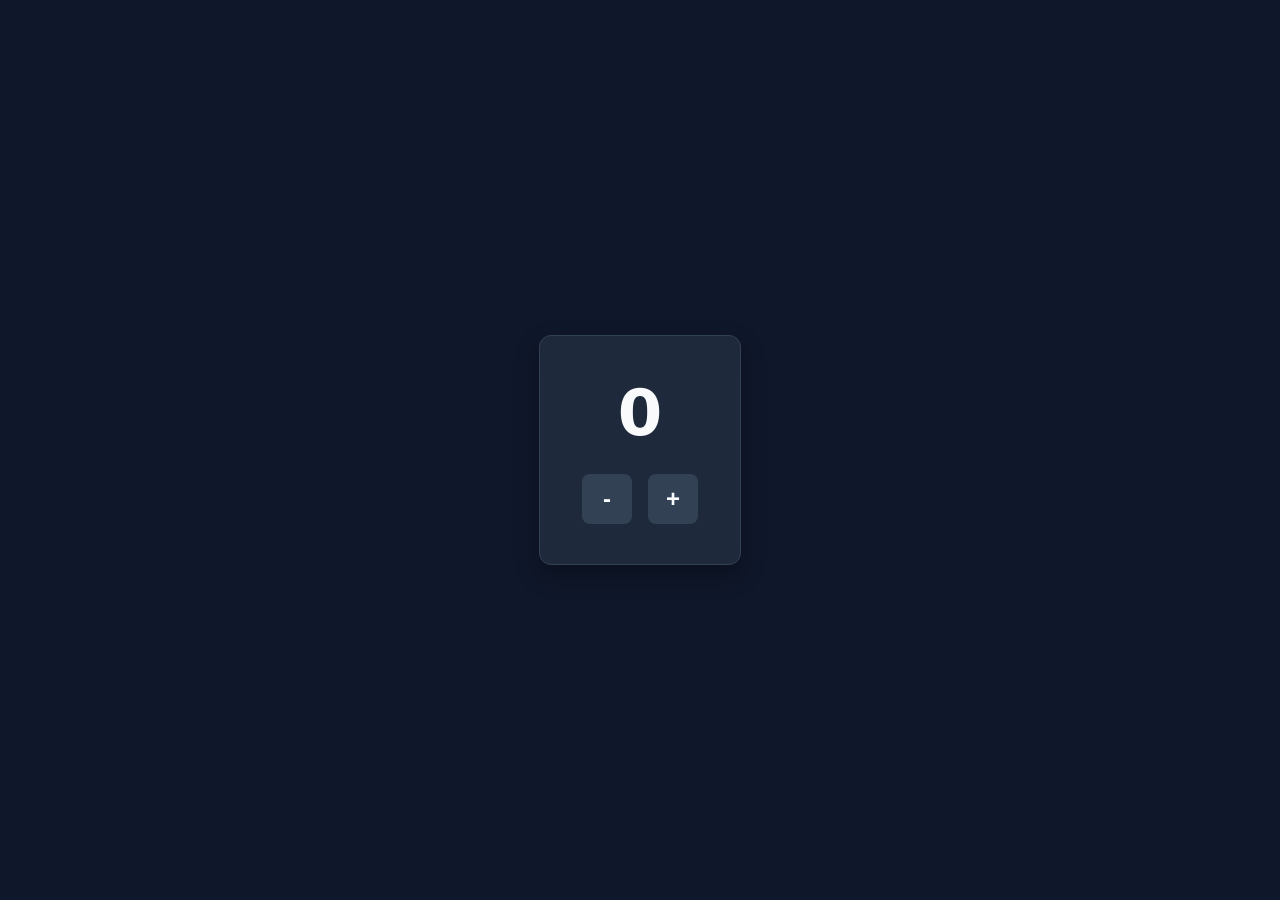
<file: interactive counter/index.html>
<!DOCTYPE html>
<html lang="en">
<head>
  <meta charset="UTF-8" />
  <meta name="viewport" content="width=device-width, initial-scale=1.0" />
  <title>Interactive Counter</title>
  <link rel="stylesheet" href="style.css">
  <style>
   
  </style>
</head>
<body>

  <main class="counter-card">
    <span id="counter" class="counter-value">0</span>
    <div class="controls">
      <button id="decrement-btn" class="btn" aria-label="Decrease counter">-</button>
      <button id="increment-btn" class="btn" aria-label="Increase counter">+</button>
    </div>
  </main>

  <script src="script.js"></script>
</body>
</html>
</file>
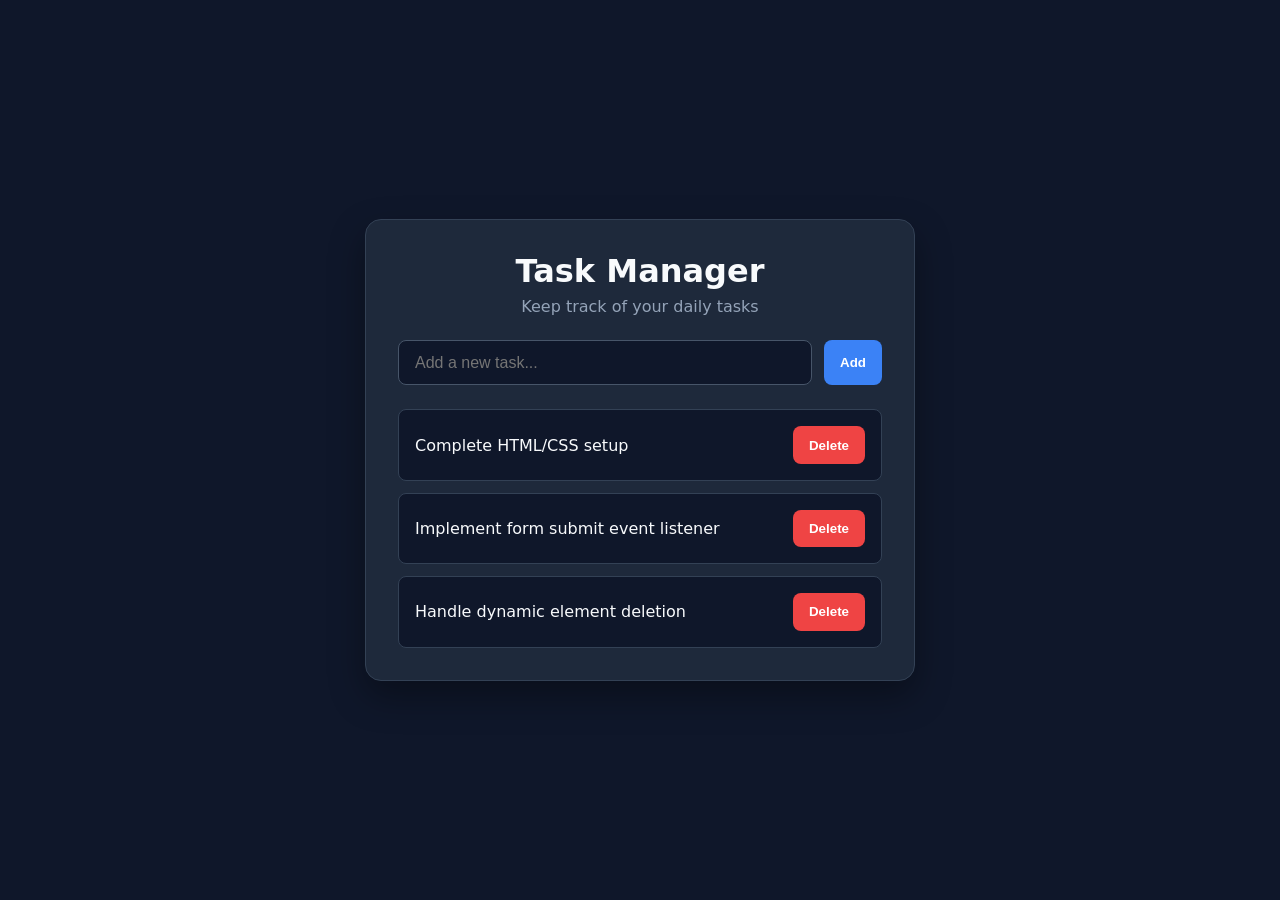
<file: interactive task manager/index.html>
<!DOCTYPE html>
<html lang="en">

<head>
    <meta charset="UTF-8" />
    <meta name="viewport" content="width=device-width, initial-scale=1.0" />
    <title>Interactive To-Do List</title>
    <link rel="stylesheet" href="style.css" />
</head>

<body>

    <main class="todo-card">
        <header class="todo-header">
            <h1>Task Manager</h1>
            <p>Keep track of your daily tasks</p>
        </header>

        <!-- Task Creation Form -->
        <form id="todo-form" class="todo-form">
            <input type="text" id="todo-input" placeholder="Add a new task..." aria-label="New task input" required />
            <button type="submit" class="btn btn-primary">Add</button>
        </form>

        <!-- Task List Container -->
        <ul id="todo-list" class="todo-list">
            <!-- Sample Data Items -->
            <li class="todo-item">
                <span class="todo-text">Complete HTML/CSS setup</span>
                <button class="btn btn-delete" type="button" aria-label="Delete task">Delete</button>
            </li>
            <li class="todo-item">
                <span class="todo-text">Implement form submit event listener</span>
                <button class="btn btn-delete" type="button" aria-label="Delete task">Delete</button>
            </li>
            <li class="todo-item">
                <span class="todo-text">Handle dynamic element deletion</span>
                <button class="btn btn-delete" type="button" aria-label="Delete task">Delete</button>
            </li>
        </ul>
    </main>

    <script src="script.js"></script>
</body>

</html>
</file>
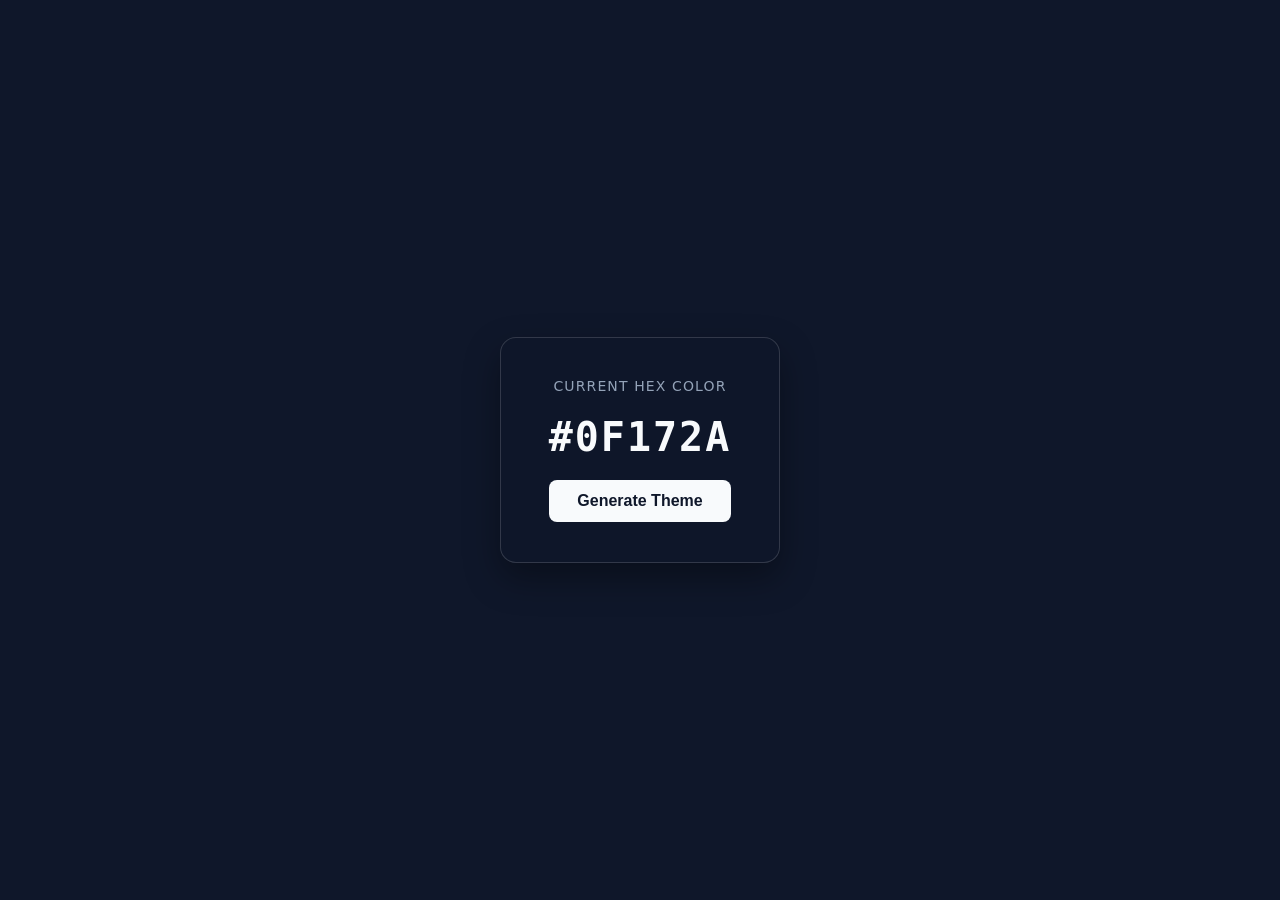
<file: interactive theme changer/index.html>
<!DOCTYPE html>
<html lang="en">
<head>
  <meta charset="UTF-8" />
  <meta name="viewport" content="width=device-width, initial-scale=1.0" />
  <title>Dynamic Color Palette Generator</title>
  <link rel="stylesheet" href="style.css" />
</head>
<body>

  <main class="color-card">
    <p class="label">Current Hex Color</p>
    <h2 id="hex-display" class="hex-value">#0F172A</h2>
    <button id="generate-btn" class="btn" type="button">Generate Theme</button>
  </main>

  <script src="script.js"></script>
</body>
</html>
</file>
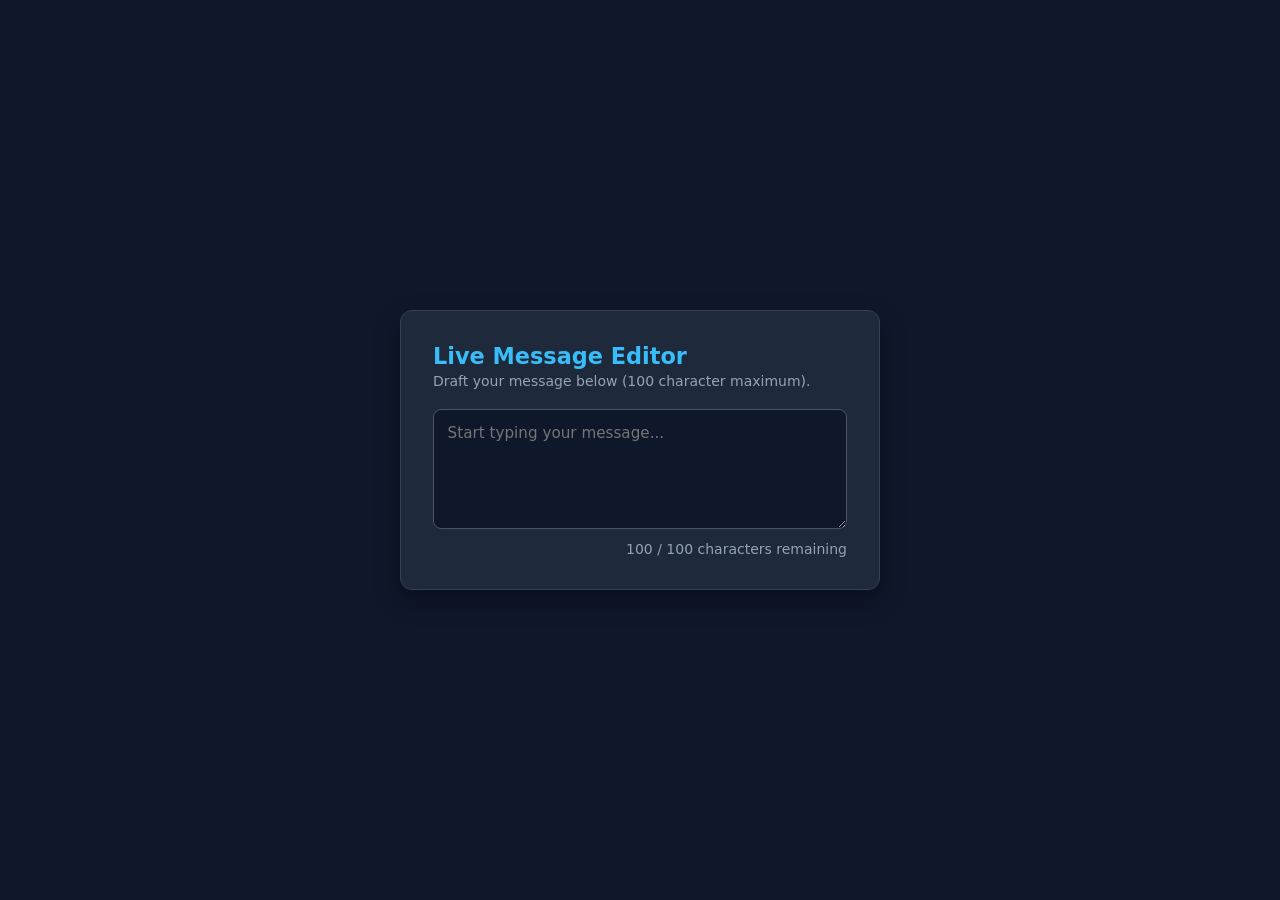
<file: live message editor/index.html>
<!DOCTYPE html>
<html lang="en">
<head>
  <meta charset="UTF-8" />
  <meta name="viewport" content="width=device-width, initial-scale=1.0" />
  <title>Character Counter & Warning</title>
  <link rel="stylesheet" href="style.css" />
</head>
<body>

  <main class="counter-card">
    <header class="card-header">
      <h2>Live Message Editor</h2>
      <p>Draft your message below (100 character maximum).</p>
    </header>

    <div class="input-group">
      <textarea
        id="text-input"
        class="text-input"
        maxlength="100"
        placeholder="Start typing your message..."
        aria-describedby="char-counter"
      ></textarea>
      
      <div id="char-counter" class="char-counter" aria-live="polite">
        <span id="remaining-count">100</span> / 100 characters remaining
      </div>
    </div>
  </main>

  <script src="script.js"></script>
</body>
</html>
</file>
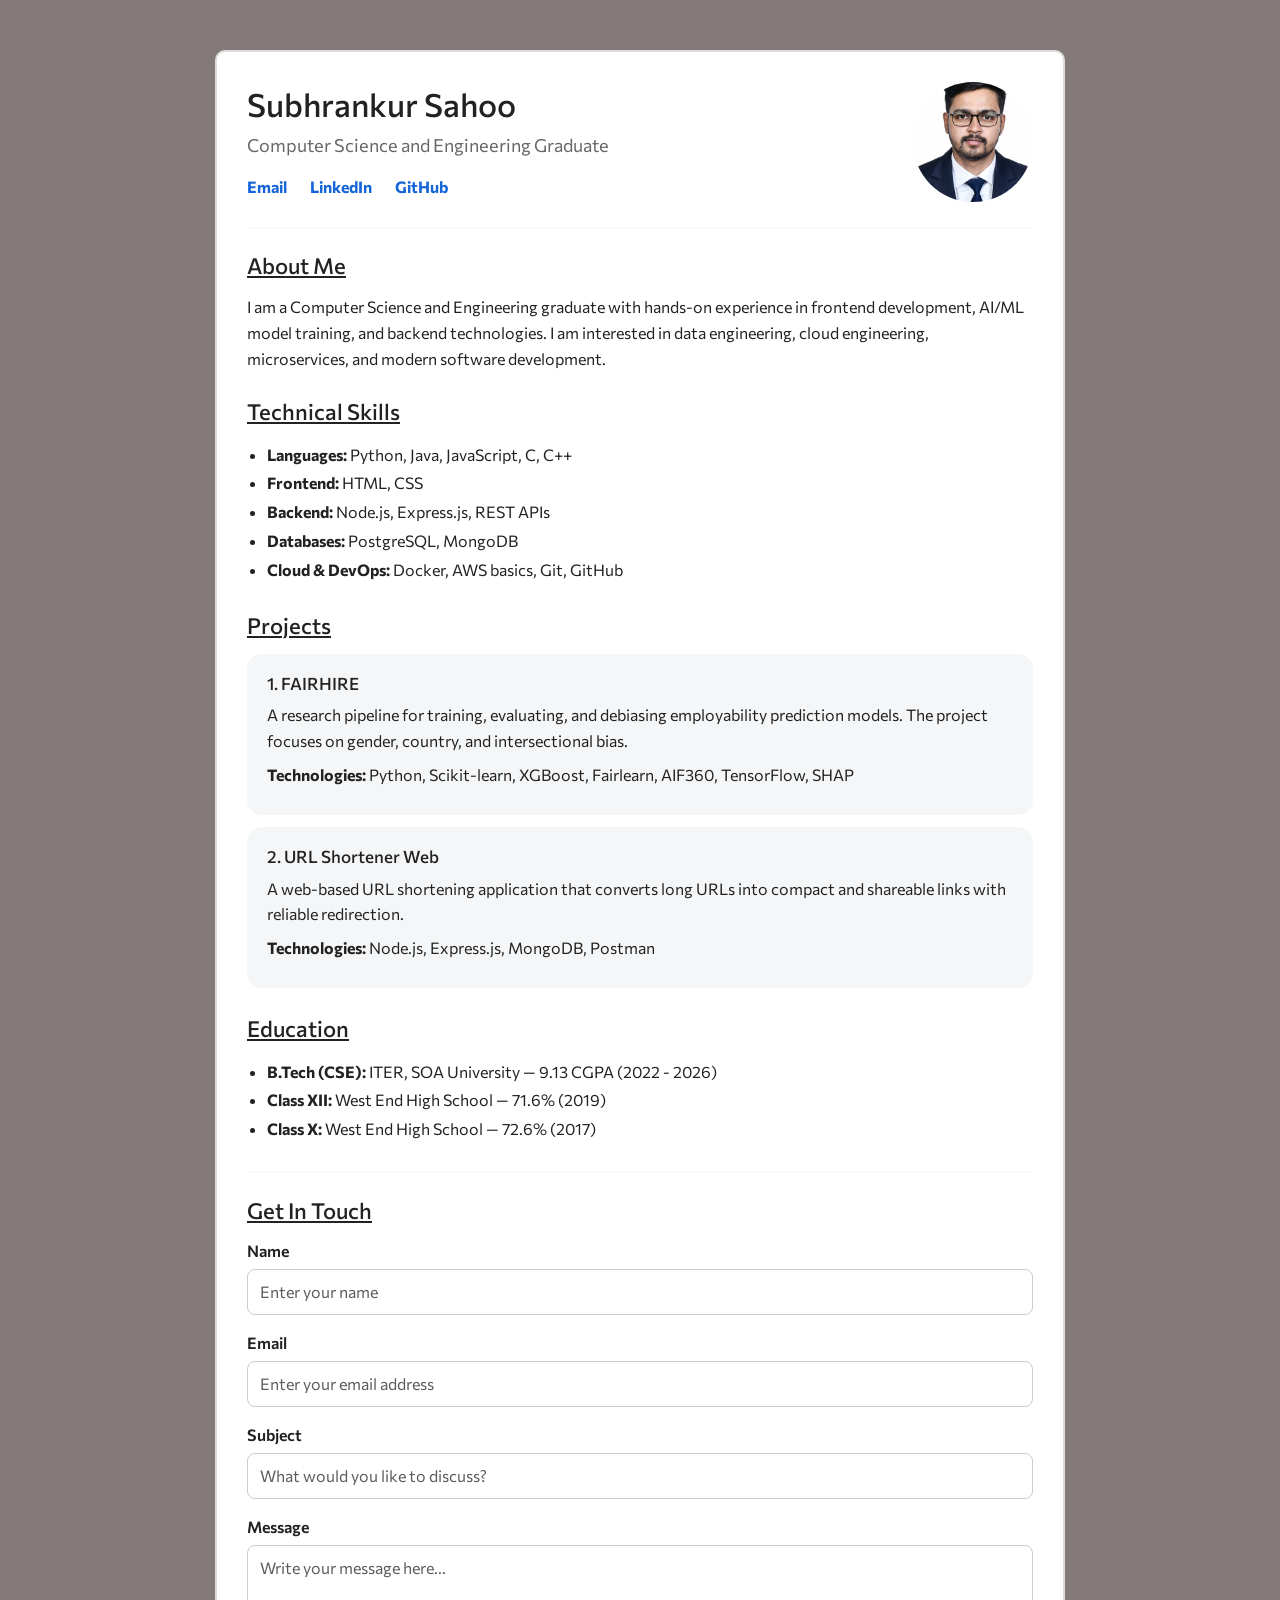
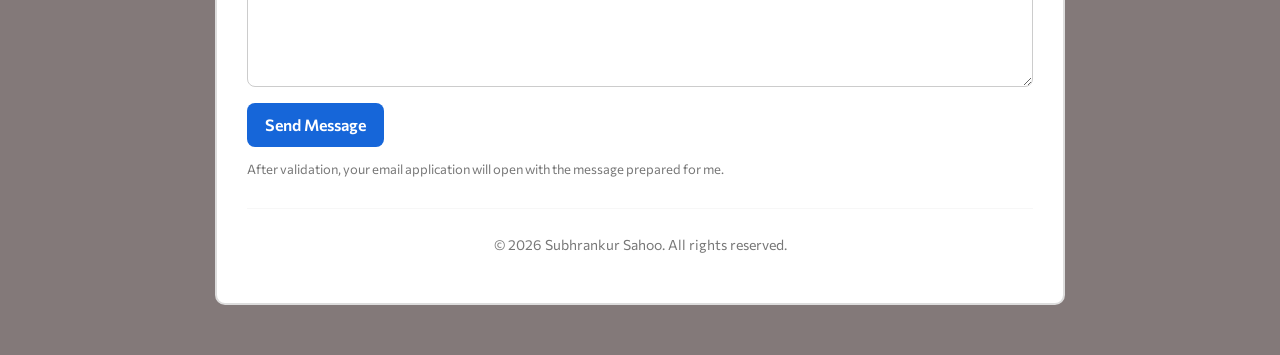
<file: portfolio/index.html>
<!DOCTYPE html>
<html lang="en">
<head>
    <meta charset="UTF-8">
    <meta name="viewport" content="width=device-width, initial-scale=1.0">

    <title>Subhrankur Sahoo - Portfolio</title>

    <!-- External Google Font -->
    <link rel="preconnect" href="https://fonts.googleapis.com">
    <link rel="preconnect" href="https://fonts.gstatic.com" crossorigin>
    <link href="https://fonts.googleapis.com/css2?family=Commissioner:wght@100..900&display=swap" rel="stylesheet">

    <!-- Bootstrap 5 CSS for contact form validation -->
    <link href="https://cdn.jsdelivr.net/npm/bootstrap@5.3.3/dist/css/bootstrap.min.css" rel="stylesheet">

    <!-- External CSS -->
    <link rel="stylesheet" href="css/style.css">
</head>
<body>

    <div class="container">

        <!-- Header -->
        <header>
            <div class="header-content">
                <div>
                    <h1>Subhrankur Sahoo</h1>
                    <p>Computer Science and Engineering Graduate</p>

                    <div class="links">
                        <a href="mailto:subhrankurs@gmail.com">Email</a>
                        <a href="https://www.linkedin.com/in/subhrankur-sahoo-429942206/">LinkedIn</a>
                        <a href="https://github.com/subhrankur">GitHub</a>
                    </div>
                </div>

                <img src="assets/Passport Photo.jpg" alt="Subhrankur Sahoo">

            </div>
            
            
        </header>

        <hr>

        <!-- About Section -->
        <section>
            <h2>About Me</h2>
            <p>
                I am a Computer Science and Engineering graduate with hands-on
                experience in frontend development, AI/ML model training, and
                backend technologies. I am interested in data engineering,
                cloud engineering, microservices, and modern software development.
            </p>
        </section>

        <!-- Skills Section -->
        <section>
            <h2>Technical Skills</h2>
            <ul>
                <li><strong>Languages:</strong> Python, Java, JavaScript, C, C++</li>
                <li><strong>Frontend:</strong> HTML, CSS</li>
                <li><strong>Backend:</strong> Node.js, Express.js, REST APIs</li>
                <li><strong>Databases:</strong> PostgreSQL, MongoDB</li>
                <li><strong>Cloud & DevOps:</strong> Docker, AWS basics, Git, GitHub</li>
            </ul>
        </section>

        <!-- Projects Section -->
        <section>
            <h2>Projects</h2>

            <div class="project">
                <h3>1. FAIRHIRE</h3>
                <p>
                    A research pipeline for training, evaluating, and debiasing
                    employability prediction models. The project focuses on
                    gender, country, and intersectional bias.
                </p>
                <p><strong>Technologies:</strong> Python, Scikit-learn, XGBoost, Fairlearn, AIF360, TensorFlow, SHAP</p>
            </div>

            <div class="project">
                <h3>2. URL Shortener Web</h3>
                <p>
                    A web-based URL shortening application that converts long
                    URLs into compact and shareable links with reliable redirection.
                </p>
                <p><strong>Technologies:</strong> Node.js, Express.js, MongoDB, Postman</p>
            </div>
        </section>

        <!-- Education Section -->
        <section>
            <h2>Education</h2>
            <ul>
                <li><strong>B.Tech (CSE):</strong> ITER, SOA University — 9.13 CGPA (2022 - 2026)</li>
                <li><strong>Class XII:</strong> West End High School — 71.6% (2019)</li>
                <li><strong>Class X:</strong> West End High School — 72.6% (2017)</li>
            </ul>
        </section>

        <hr>

        <!-- Contact Section -->
        <section>
            <h2>Get In Touch</h2>

            <form id="contactForm" class="needs-validation contact-form" novalidate>
                <div class="contact-form-group">
                    <label for="contactName">Name</label>
                    <input
                        type="text"
                        class="form-control"
                        id="contactName"
                        name="name"
                        placeholder="Enter your name"
                        minlength="2"
                        maxlength="50"
                        required
                    >
                    <div class="invalid-feedback">
                        Please enter your name (2-50 characters).
                    </div>
                </div>

                <div class="contact-form-group">
                    <label for="contactEmail">Email</label>
                    <input
                        type="email"
                        class="form-control"
                        id="contactEmail"
                        name="email"
                        placeholder="Enter your email address"
                        maxlength="100"
                        required
                    >
                    <div class="invalid-feedback">
                        Please enter a valid email address.
                    </div>
                </div>

                <div class="contact-form-group">
                    <label for="contactSubject">Subject</label>
                    <input
                        type="text"
                        class="form-control"
                        id="contactSubject"
                        name="subject"
                        placeholder="What would you like to discuss?"
                        minlength="3"
                        maxlength="100"
                        required
                    >
                    <div class="invalid-feedback">
                        Please enter a subject (3-100 characters).
                    </div>
                </div>

                <div class="contact-form-group">
                    <label for="contactMessage">Message</label>
                    <textarea
                        class="form-control"
                        id="contactMessage"
                        name="message"
                        rows="5"
                        placeholder="Write your message here..."
                        minlength="10"
                        maxlength="1000"
                        required
                    ></textarea>
                    <div class="invalid-feedback">
                        Please enter a message (10-1000 characters).
                    </div>
                </div>

                <button type="submit" class="btn contact-submit">
                    Send Message
                </button>

                <p id="contactNote" class="contact-note">
                    After validation, your email application will open with the message prepared for me.
                </p>
            </form>
        </section>

        <hr>

        <!-- Footer -->
        <footer>
            <p>&copy; 2026 Subhrankur Sahoo. All rights reserved.</p>
        </footer>

    </div>

    <!-- Bootstrap 5 JS Bundle -->
    <script src="https://cdn.jsdelivr.net/npm/bootstrap@5.3.3/dist/js/bootstrap.bundle.min.js"></script>

    <!-- Bootstrap form validation -->
    <script>
        (() => {
            'use strict';

            const form = document.getElementById('contactForm');

            form.addEventListener('submit', (event) => {
                event.preventDefault();
                event.stopPropagation();

                form.classList.add('was-validated');

                if (!form.checkValidity()) {
                    return;
                }

                const name = document.getElementById('contactName').value.trim();
                const email = document.getElementById('contactEmail').value.trim();
                const subject = document.getElementById('contactSubject').value.trim();
                const message = document.getElementById('contactMessage').value.trim();

                const mailSubject = encodeURIComponent(subject);
                const mailBody = encodeURIComponent(
                    `Name: ${name}\nEmail: ${email}\n\nMessage:\n${message}`
                );

                window.location.href =
                    `mailto:subhrankurs@gmail.com?subject=${mailSubject}&body=${mailBody}`;
            });
        })();
    </script>

</body>
</html>
</file>
<file: interactive counter/style.css>
* {
      box-sizing: border-box;
      margin: 0;
      padding: 0;
    }

    body {
      font-family: system-ui, -apple-system, BlinkMacSystemFont, 'Segoe UI', Roboto, sans-serif;
      min-height: 100vh;
      display: flex;
      justify-content: center;
      align-items: center;
      background-color: #0f172a;
      color: #f8fafc;
    }

    .counter-card {
      background-color: #1e293b;
      border: 1px solid #334155;
      padding: 2.5rem;
      border-radius: 12px;
      text-align: center;
      box-shadow: 0 10px 25px rgba(0, 0, 0, 0.3);
      display: flex;
      flex-direction: column;
      align-items: center;
      gap: 1.5rem;
    }

    .counter-value {
      font-size: 4rem;
      font-weight: 700;
      min-width: 120px;
      transition: color 0.2s ease-in-out;
    }

    /* Color states */
    .positive {
      color: #22c55e;
    }

    .negative {
      color: #ef4444;
    }

    .controls {
      display: flex;
      gap: 1rem;
    }

    .btn {
      width: 50px;
      height: 50px;
      font-size: 1.5rem;
      font-weight: 600;
      border: none;
      border-radius: 8px;
      cursor: pointer;
      background-color: #334155;
      color: #f8fafc;
      display: inline-flex;
      justify-content: center;
      align-items: center;
      transition: background-color 0.2s ease, transform 0.1s ease;
    }

    .btn:hover {
      background-color: #475569;
    }

    .btn:active {
      transform: scale(0.95);
    }
</file>
<file: interactive task manager/style.css>
* {
  box-sizing: border-box;
  margin: 0;
  padding: 0;
}

body {
  font-family: system-ui, -apple-system, BlinkMacSystemFont, "Segoe UI", Roboto, sans-serif;
  min-height: 100vh;
  display: flex;
  justify-content: center;
  align-items: center;
  background-color: #0f172a;
  color: #f8fafc;
}

.todo-card {
  width: 90%;
  max-width: 550px;
  background-color: #1e293b;
  border: 1px solid #334155;
  padding: 2rem;
  border-radius: 16px;
  box-shadow: 0 15px 35px rgba(0, 0, 0, 0.35);
}

.todo-header {
  text-align: center;
  margin-bottom: 1.5rem;
}

.todo-header h1 {
  font-size: 2rem;
  margin-bottom: 0.4rem;
}

.todo-header p {
  color: #94a3b8;
}

.todo-form {
  display: flex;
  gap: 0.75rem;
  margin-bottom: 1.5rem;
}

.todo-form input {
  flex: 1;
  padding: 0.8rem 1rem;
  border: 1px solid #475569;
  border-radius: 8px;
  background-color: #0f172a;
  color: #f8fafc;
  font-size: 1rem;
  outline: none;
}

.todo-form input:focus {
  border-color: #3b82f6;
}

.btn {
  border: none;
  border-radius: 8px;
  padding: 0.7rem 1rem;
  cursor: pointer;
  font-weight: 600;
  transition: transform 0.1s ease, opacity 0.2s ease;
}

.btn:active {
  transform: scale(0.95);
}

.btn-primary {
  background-color: #3b82f6;
  color: white;
}

.btn-primary:hover {
  opacity: 0.9;
}

.todo-list {
  list-style: none;
  display: flex;
  flex-direction: column;
  gap: 0.75rem;
}

.todo-item {
  display: flex;
  justify-content: space-between;
  align-items: center;
  gap: 1rem;
  padding: 1rem;
  background-color: #0f172a;
  border: 1px solid #334155;
  border-radius: 8px;
}

.todo-text {
  word-break: break-word;
}

.btn-delete {
  background-color: #ef4444;
  color: white;
  flex-shrink: 0;
}

.btn-delete:hover {
  opacity: 0.9;
}
</file>
<file: interactive theme changer/style.css>
* {
  box-sizing: border-box;
  margin: 0;
  padding: 0;
}

body {
  font-family: system-ui, -apple-system, BlinkMacSystemFont, 'Segoe UI', Roboto, sans-serif;
  min-height: 100vh;
  display: flex;
  justify-content: center;
  align-items: center;
  background-color: #0f172a;
  color: #f8fafc;
  transition: background-color 0.3s ease;
}

.color-card {
  background-color: rgba(15, 23, 42, 0.75);
  backdrop-filter: blur(12px);
  -webkit-backdrop-filter: blur(12px);
  border: 1px solid rgba(255, 255, 255, 0.15);
  padding: 2.5rem 3rem;
  border-radius: 16px;
  text-align: center;
  box-shadow: 0 15px 35px rgba(0, 0, 0, 0.35);
  display: flex;
  flex-direction: column;
  align-items: center;
  gap: 1.25rem;
}

.label {
  font-size: 0.875rem;
  text-transform: uppercase;
  letter-spacing: 0.08em;
  color: #94a3b8;
}

.hex-value {
  font-size: 2.5rem;
  font-weight: 700;
  font-family: ui-monospace, SFMono-Regular, Menlo, Monaco, Consolas, monospace;
  letter-spacing: 0.05em;
}

.btn {
  font-size: 1rem;
  font-weight: 600;
  padding: 0.75rem 1.75rem;
  border: none;
  border-radius: 8px;
  cursor: pointer;
  background-color: #f8fafc;
  color: #0f172a;
  transition: transform 0.1s ease, opacity 0.2s ease;
}

.btn:hover {
  opacity: 0.9;
}

.btn:active {
  transform: scale(0.97);
}
</file>
<file: live message editor/style.css>
* {
  box-sizing: border-box;
  margin: 0;
  padding: 0;
}

body {
  font-family: system-ui, -apple-system, BlinkMacSystemFont, 'Segoe UI', Roboto, sans-serif;
  min-height: 100vh;
  display: flex;
  justify-content: center;
  align-items: center;
  background-color: #0f172a;
  color: #f8fafc;
  padding: 1rem;
}

.counter-card {
  background-color: #1e293b;
  border: 1px solid #334155;
  border-radius: 12px;
  width: 100%;
  max-width: 480px;
  padding: 2rem;
  box-shadow: 0 10px 25px rgba(0, 0, 0, 0.35);
  display: flex;
  flex-direction: column;
  gap: 1.25rem;
}

.card-header h2 {
  font-size: 1.4rem;
  font-weight: 700;
  color: #38bdf8;
}

.card-header p {
  font-size: 0.875rem;
  color: #94a3b8;
  margin-top: 0.25rem;
}

.input-group {
  display: flex;
  flex-direction: column;
  gap: 0.75rem;
}

.text-input {
  width: 100%;
  height: 120px;
  background-color: #0f172a;
  border: 1px solid #475569;
  border-radius: 8px;
  padding: 0.85rem;
  color: #f8fafc;
  font-size: 0.95rem;
  font-family: inherit;
  resize: vertical;
  outline: none;
  transition: border-color 0.2s ease, box-shadow 0.2s ease;
}

.text-input:focus {
  border-color: #38bdf8;
  box-shadow: 0 0 0 2px rgba(56, 189, 248, 0.2);
}

.char-counter {
  font-size: 0.875rem;
  color: #94a3b8;
  text-align: right;
  transition: color 0.2s ease;
}

/* Warning state applied when remaining count < 10 */
.char-counter.warning {
  color: #ef4444;
  font-weight: 700;
}
</file>
<file: portfolio/css/style.css>
* {
    box-sizing: border-box;
}

body {
    font-family: "Commissioner", sans-serif;
    background-color: #837979;
    color: #222;
    margin: 0;
    padding: 50px;
}

.container {
    max-width: 850px;
    margin: 0 auto;
    background-color: white;
    padding: 30px;
    border: 2px solid #ddd;
    border-radius: 10px;
}

.header-content {
    display: flex;
    justify-content: space-between;
    align-items: center;
}

.header-content img {
    width: 120px;
    height: 120px;
    border-radius: 50%;
    object-fit: cover;
}

header h1 {
    margin: 0 0 8px;
    font-size: 32px;
}

header p {
    color: #666;
    margin: 0 0 15px;
    font-size: 18px;
}

.links a {
    color: #1666d9;
    text-decoration: none;
    margin-right: 20px;
    font-weight: bold;
    display: inline-block;
    transition: transform 0.2s ease;
}

.links a:hover {
    text-decoration: underline;
    transform: scale(1.1);
}

hr {
    border: none;
    border-top: 1px solid #ddd;
    margin: 25px 0;
}

section {
    margin-bottom: 28px;
}

h2 {
    font-size: 22px;
    margin-bottom: 15px;
    text-decoration: underline;
}

h3 {
    margin-top: 0;
    font-size: 17px;
}

p {
    line-height: 1.6;
}

ul {
    padding-left: 20px;
    line-height: 1.8;
}

.project {
    background-color: #f4f6f8;
    padding: 20px;
    margin-bottom: 12px;
    border-radius: 15px;
}

.project p {
    margin: 8px 0;
}

footer {
    text-align: center;
    color: #777;
    font-size: 14px;
}

.contact-form {
    max-width: 100%;
}

.contact-form-group {
    margin-bottom: 16px;
}

.contact-form label {
    display: block;
    margin-bottom: 6px;
    font-weight: 600;
}

.contact-form .form-control {
    font-family: inherit;
    color: #222;
    border: 1px solid #ccc;
    border-radius: 8px;
    padding: 10px 12px;
}

.contact-form .form-control:focus {
    border-color: #1666d9;
    box-shadow: 0 0 0 0.2rem rgba(22, 102, 217, 0.15);
}

.contact-form .invalid-feedback {
    font-size: 14px;
    margin-top: 6px;
}

.contact-submit {
    background-color: #1666d9;
    color: white;
    border: none;
    border-radius: 8px;
    padding: 10px 18px;
    font-family: inherit;
    font-weight: 600;
    cursor: pointer;
}

.contact-submit:hover {
    background-color: #1257b8;
    color: white;
}

.contact-note {
    color: #777;
    font-size: 13px;
    margin: 12px 0 0;
}
</file>
